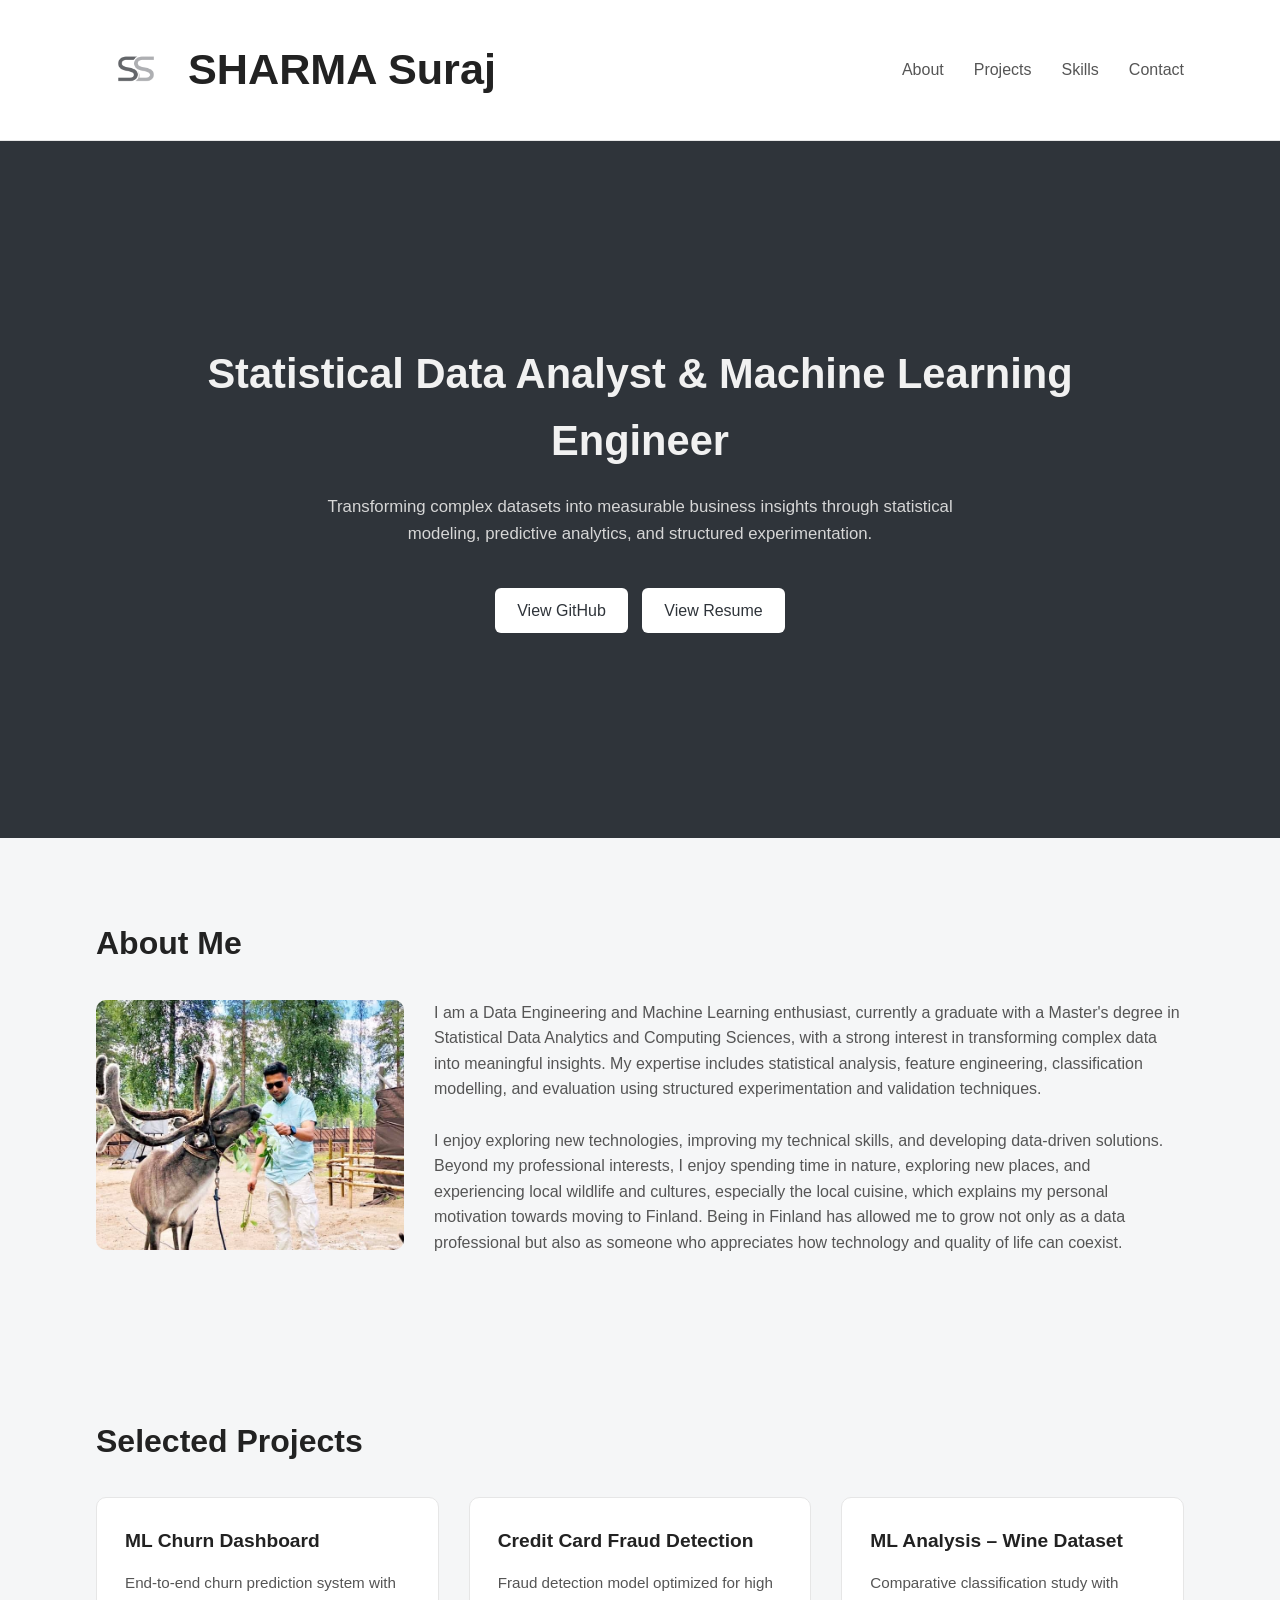
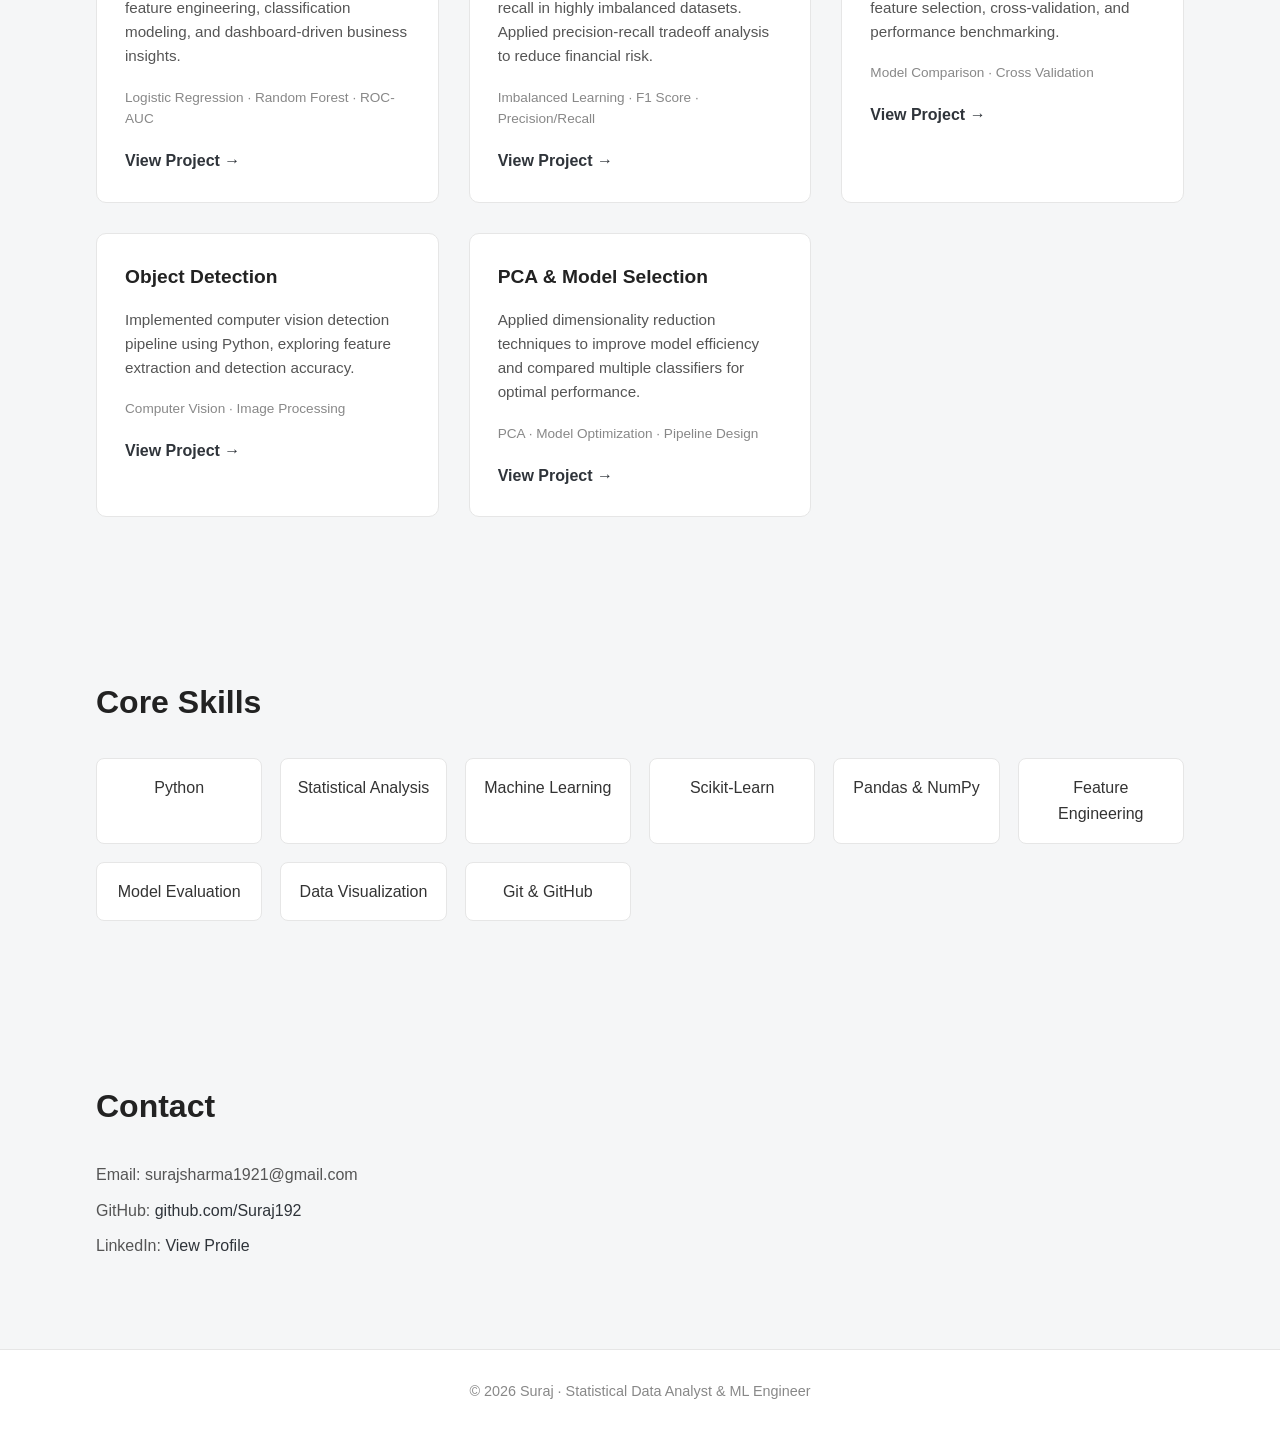
<file: index.html>
<!DOCTYPE html>
<html lang="en">
<head>
    <!-- Google tag (gtag.js) -->
    <script async src="https://www.googletagmanager.com/gtag/js?id=G-G5Q72SXLR2"></script>
    <script>
        window.dataLayer = window.dataLayer || [];
        function gtag(){dataLayer.push(arguments);}
        gtag('js', new Date());

        gtag('config', 'G-G5Q72SXLR2');
    </script>
    <meta charset="UTF-8">
    <title>Suraj | Statistical Data Analyst & ML Engineer</title>
    <meta name="viewport" content="width=device-width, initial-scale=1.0">
    <link rel="stylesheet" href="style.css">
</head>
<body>

<!-- NAVIGATION -->
<nav>
    <div class="container nav-container">
        <div class="brand">
            <img src="logo.png" alt="SS Logo" class="brand-logo">
            <span class="brand-name">SHARMA Suraj</span>
        </div>

        <ul>
            <li><a href="#about">About</a></li>
            <li><a href="#projects">Projects</a></li>
            <li><a href="#skills">Skills</a></li>
            <li><a href="#contact">Contact</a></li>
        </ul>
    </div>
</nav>

<!-- HERO SECTION -->
<header class="hero-section">
    <div class="container hero">
        <h1>Statistical Data Analyst & Machine Learning Engineer</h1>
        <p>
            Transforming complex datasets into measurable business insights through 
            statistical modeling, predictive analytics, and structured experimentation.
        </p>
        <div class="hero-buttons">
            <a href="https://github.com/Suraj192" target="_blank" class="btn light">View GitHub</a>
            <a href="cv.html" target="_blank" class="btn light">View Resume</a>
        </div>
    </div>
</header>

<!-- ABOUT -->
<section id="about" class="container">
    <h2>About Me</h2>
    <div class="about-content">
        <img src="aboutme.jpg" class="mypic">
        <p>
            I am a Data Engineering and Machine Learning enthusiast, currently a graduate with a Master's degree in Statistical Data Analytics 
            and Computing Sciences, with a strong interest in transforming complex data into meaningful insights. 
            My expertise includes statistical analysis, feature engineering, classification modelling, and evaluation using 
            structured experimentation and validation techniques. <br> <br>

            I enjoy exploring new technologies, improving my technical skills, and developing data-driven solutions. 
            Beyond my professional interests, I enjoy spending time in nature, exploring new places, and experiencing 
            local wildlife and cultures, especially the local cuisine, which explains my personal motivation towards moving to Finland.
            Being in Finland has allowed me to grow not only as a data professional but also as someone who appreciates how technology and 
            quality of life can coexist. 

        </p>
    </div>
</section>

<!-- PROJECTS -->
<section id="projects" class="container">
    <h2>Selected Projects</h2>

    <div class="project-grid">

        <div class="project-card">
            <h3>ML Churn Dashboard</h3>
            <p>
                End-to-end churn prediction system with feature engineering,
                classification modeling, and dashboard-driven business insights.
            </p>
            <span>Logistic Regression · Random Forest · ROC-AUC</span>
            <a href="https://github.com/Suraj192/ml-churn-dashboard" target="_blank">View Project →</a>
        </div>

        <div class="project-card">
            <h3>Credit Card Fraud Detection</h3>
            <p>
                Fraud detection model optimized for high recall in highly imbalanced datasets.
                Applied precision-recall tradeoff analysis to reduce financial risk.
            </p>
            <span>Imbalanced Learning · F1 Score · Precision/Recall</span>
            <a href="https://github.com/Suraj192/credit-card-fraud-detection-dashboard" target="_blank">View Project →</a>
        </div>

        <div class="project-card">
            <h3>ML Analysis – Wine Dataset</h3>
            <p>
                Comparative classification study with feature selection,
                cross-validation, and performance benchmarking.
            </p>
            <span>Model Comparison · Cross Validation</span>
            <a href="https://github.com/Suraj192/ML-Analysis_Wine_dataset" target="_blank">View Project →</a>
        </div>

        <div class="project-card">
            <h3>Object Detection</h3>
            <p>
                Implemented computer vision detection pipeline using Python,
                exploring feature extraction and detection accuracy.
            </p>
            <span>Computer Vision · Image Processing</span>
            <a href="https://github.com/Suraj192/Object_detection" target="_blank">View Project →</a>
        </div>

        <div class="project-card">
            <h3>PCA & Model Selection</h3>
            <p>
                Applied dimensionality reduction techniques to improve model efficiency
                and compared multiple classifiers for optimal performance.
            </p>
            <span>PCA · Model Optimization · Pipeline Design</span>
            <a href="https://github.com/Suraj192/PCA_and_ModelSelection" target="_blank">View Project →</a>
        </div>

    </div>
</section>

<!-- SKILLS -->
<section id="skills" class="container">
    <h2>Core Skills</h2>
    <div class="skills-grid">
        <div>Python</div>
        <div>Statistical Analysis</div>
        <div>Machine Learning</div>
        <div>Scikit-Learn</div>
        <div>Pandas & NumPy</div>
        <div>Feature Engineering</div>
        <div>Model Evaluation</div>
        <div>Data Visualization</div>
        <div>Git & GitHub</div>
    </div>
</section>

<!-- CONTACT -->
<section id="contact" class="container">
    <h2>Contact</h2>
    <p>Email: surajsharma1921@gmail.com</p>
    <p>GitHub: <a href="https://github.com/Suraj192" target="_blank">github.com/Suraj192</a></p>
    <p>LinkedIn: <a href="https://www.linkedin.com/in/suraj-sharma-a54060127/", target="_blank"> View Profile</a></p>
</section>

<!-- FOOTER -->
<footer>
    <p>© 2026 Suraj · Statistical Data Analyst & ML Engineer</p>
</footer>

</body>
</html>
</file>
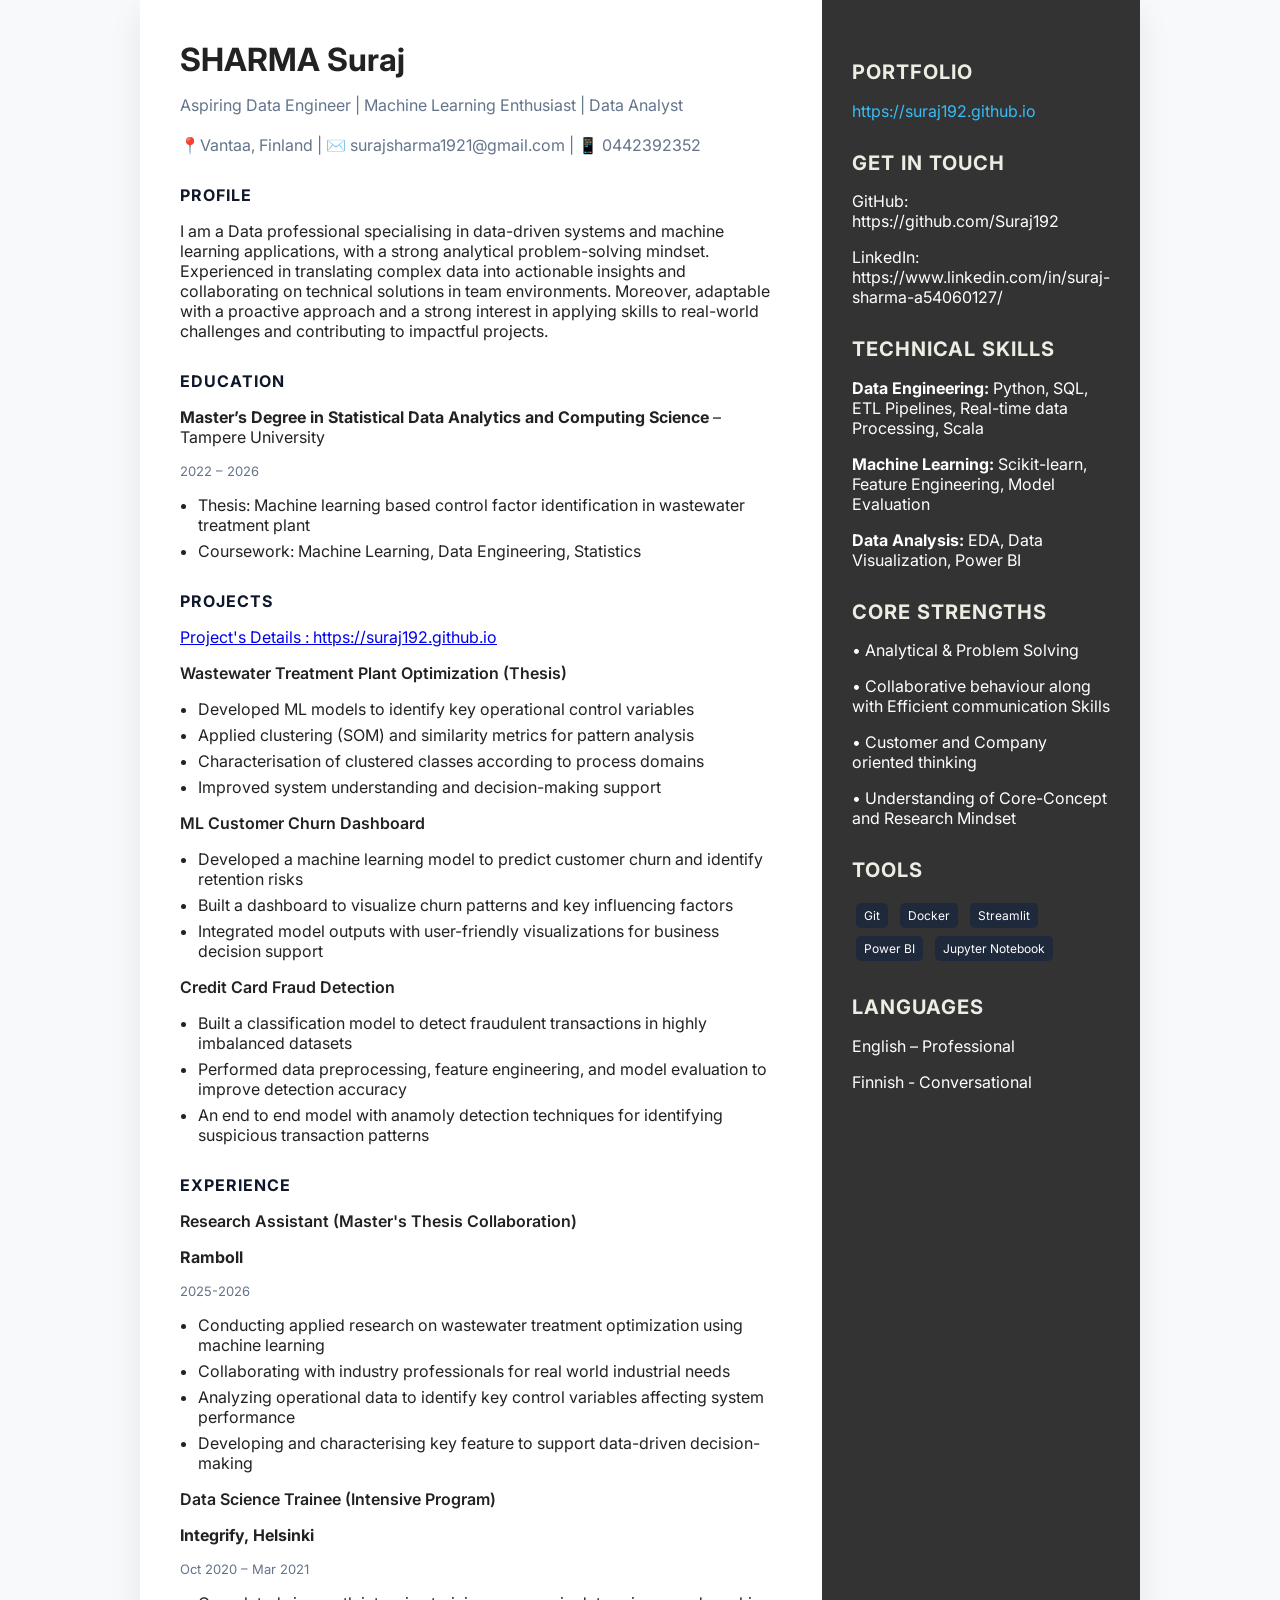
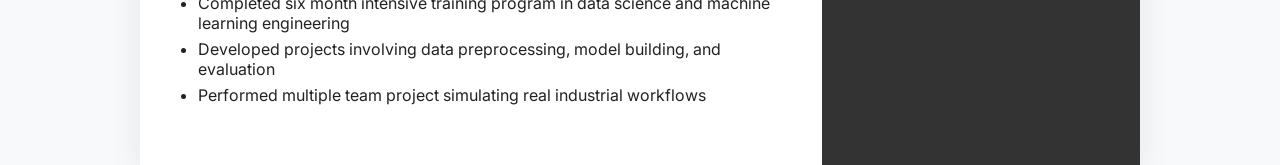
<file: cv.html>
<!DOCTYPE html>
<html lang="en">
<head>
  <meta charset="UTF-8">
  <title>Suraj - CV</title>

  <!-- Modern font -->
  <link href="https://fonts.googleapis.com/css2?family=Inter:wght@300;400;600;700&display=swap" rel="stylesheet">

  <style>
    body {
      font-family: 'Inter', sans-serif;
      margin: 0;
      background: #f8f9fa;
      color: #222;
    }

    .container {
      max-width: 1000px;
      margin: auto;
      background: white;
      display: grid;
      grid-template-columns: 2.5fr 1fr;
      box-shadow: 0 10px 30px rgba(0,0,0,0.08);
    }

    .left {
      padding: 40px;
    }

    .right {
      background: #333; /* matches dev portfolio dark tone */
      color: white;
      padding: 30px;
    }

    h1 {
      margin: 0;
      font-size: 32px;
      font-weight: 700;
    }

    h2 {
      font-size: 16px;
      margin-top: 30px;
      text-transform: uppercase;
      letter-spacing: 1px;
      color: #0f172a;
    }

    .right h2 {
      color: #eceee4;
      font-size: 20px;
    }

    .subtitle {
      color: #64748b;
      margin-bottom: 20px;
    }

    .section {
      margin-bottom: 20px;
    }

    ul {
      padding-left: 18px;
    }

    li {
      margin-bottom: 6px;
    }

    .job-title {
      font-weight: 600;
    }

    .date {
      font-size: 13px;
      color: #64748b;
    }

    .tag {
      display: inline-block;
      background: #e2e8f0;
      padding: 5px 8px;
      margin: 4px;
      border-radius: 5px;
      font-size: 12px;
    }

    .right .tag {
      background: #1e293b;
    }

    .right a {
      color: #38bdf8;
      text-decoration: none;
    }

    .right a:hover {
      text-decoration: underline;
    }

    @media print {
      body {
        background: white;
        color: #222;
      }

      .right {
      background: #333; /* matches dev portfolio dark tone */
      color: white;
      }

    }
  </style>
</head>

<body>

<div class="container">

  <!-- LEFT SIDE -->
  <div class="left">

    <h1>SHARMA Suraj</h1>
    <p class="subtitle">Aspiring Data Engineer | Machine Learning Enthusiast | Data Analyst</p>
    <p class="subtitle">📍Vantaa, Finland | ✉️ surajsharma1921@gmail.com | 📱 0442392352</p>

    <div class="section">
      <h2>Profile</h2>
      <p>
        I am a Data professional specialising in data-driven systems and machine learning applications, with a strong analytical
        problem-solving mindset. Experienced in translating complex data into actionable insights and collaborating on 
        technical solutions in team environments. Moreover, adaptable with a proactive approach and a strong 
        interest in applying skills to real-world challenges and contributing to impactful projects.
      </p>
    </div>

    <div class="section">
      <h2>Education</h2>
      <p><strong>Master’s Degree in Statistical Data Analytics and Computing Science</strong> – Tampere University</p>
      <p class="date">2022 – 2026</p>
      <ul>
        <li>Thesis: Machine learning based control factor identification in wastewater treatment plant</li>
        <li>Coursework: Machine Learning, Data Engineering, Statistics</li>
      </ul>
    </div>

    <div class="section">
      <h2>Projects</h2>
      <p><a href="https://suraj192.github.io">Project's Details : https://suraj192.github.io </a></p>
      <p class="job-title">Wastewater Treatment Plant Optimization (Thesis)</p>
      <ul>
        <li>Developed ML models to identify key operational control variables</li>
        <li>Applied clustering (SOM) and similarity metrics for pattern analysis</li>
        <li>Characterisation of clustered classes according to process domains</li>
        <li>Improved system understanding and decision-making support</li>
      </ul>

      <p class="job-title">ML Customer Churn Dashboard</p>
      <ul>
        <li>Developed a machine learning model to predict customer churn and identify retention risks</li>
        <li>Built a dashboard to visualize churn patterns and key influencing factors</li>
        <li>Integrated model outputs with user-friendly visualizations for business decision support</li>
      </ul>

      <p class="job-title">Credit Card Fraud Detection</p>
      <ul>
        <li>Built a classification model to detect fraudulent transactions in highly imbalanced datasets</li>
        <li>Performed data preprocessing, feature engineering, and model evaluation to improve detection accuracy</li>
        <li>An end to end model with anamoly detection techniques for identifying suspicious transaction patterns</li>
      </ul>

    </div>

    <div class="section">
      <h2>Experience</h2>
      <p class="job-title">Research Assistant (Master's Thesis Collaboration)</p>
      <p><strong>Ramboll</strong></p>
      <p class="date">2025-2026</p>
      <ul>
        <li>Conducting applied research on wastewater treatment optimization using machine learning</li>
        <li>Collaborating with industry professionals for real world industrial needs</li>
        <li>Analyzing operational data to identify key control variables affecting system performance</li>
        <li>Developing and characterising key feature to support data-driven decision-making</li>

      </ul>

      <p class="job-title">Data Science Trainee (Intensive Program)</p>
      <p><strong>Integrify, Helsinki</strong></p>
      <p class="date">Oct 2020 – Mar 2021</p>
      <ul>
        <li>Completed six month intensive training program in data science and machine learning engineering</li>
        <li>Developed projects involving data preprocessing, model building, and evaluation</li>
        <li>Performed multiple team project simulating real industrial workflows</li>
      </ul>
    </div>

  </div>

  <!-- RIGHT SIDE -->
  <div class="right">

    <div class="section">
      <h2>Portfolio</h2>
      <p><a href="https://suraj192.github.io">https://suraj192.github.io </a></p>
    </div>

    <div class="section">
      <h2>GET IN TOUCH</h2>
      <p>GitHub: https://github.com/Suraj192</p>
      <p>LinkedIn: https://www.linkedin.com/in/suraj-sharma-a54060127/</p>
    </div>

    <div class="section">
      <h2>Technical Skills</h2>

      <p><strong>Data Engineering:</strong> Python, SQL, ETL Pipelines, Real-time data Processing, Scala</p>

      <p><strong>Machine Learning:</strong> Scikit-learn, Feature Engineering, Model Evaluation</p>

      <p><strong>Data Analysis:</strong> EDA, Data Visualization, Power BI</p>
    </div>

    <div class="section">
      <h2>Core Strengths</h2>
      <p>• Analytical & Problem Solving</p>
      <p>• Collaborative behaviour along with Efficient communication Skills</p>
      <p>• Customer and Company oriented thinking</p>
      <p>• Understanding of Core-Concept and Research Mindset</p>
</div>
    <div class="section">
      <h2>Tools</h2>
      <div class="tag">Git</div>
      <div class="tag">Docker</div>
      <div class="tag">Streamlit</div>
      <div class="tag">Power BI</div>
      <div class="tag">Jupyter Notebook</div>
    </div>

    <div class="section">
      <h2>Languages</h2>
      <p>English – Professional</p>
      <p>Finnish - Conversational</p>
    </div>

  </div>

</div>

</body>
</html>
</file>
<file: style.css>
/* ===== GLOBAL RESET ===== */
* {
    margin: 0;
    padding: 0;
    box-sizing: border-box;
}

body {
    font-family: 'Segoe UI', Roboto, sans-serif;
    background-color: #f5f6f7;
    color: #333;
    line-height: 1.6;
}

/* ===== LAYOUT ===== */
.container {
    width: 85%;
    max-width: 1100px;
    margin: auto;
    padding: 80px 0;
}

/* ===== NAVIGATION ===== */
/* ===== BRAND (LOGO + NAME) ===== */
.brand {
    display: flex;
    align-items: center;
    gap: 12px;
}

.brand-logo {
    width: 80px;
    height: 100px;
    object-fit: contain;
}

.brand-name {
    font-size: 2.7rem;
    font-weight: 600;
    color: #222;
}

nav {
    background: #ffffff;
    border-bottom: 1px solid #e6e6e6;
    position: sticky;
    top: 0;
    z-index: 1000;
}

.nav-container {
    display: flex;
    justify-content: space-between;
    align-items: center;
    padding: 20px 0;
}

.logo {
    font-weight: 600;
    color: #222;
}

nav ul {
    list-style: none;
    display: flex;
    gap: 30px;
}

nav a {
    text-decoration: none;
    color: #555;
    font-weight: 500;
    transition: 0.3s ease;
}

nav a:hover {
    color: #000;
}

/* ===== HERO SECTION ===== */
.hero-section {
    background: #2f343a;  /* Soft ash */
    color: #f1f1f1;
    text-align: center;
    padding: 120px 20px;
}

.hero h1 {
    font-size: 2.6rem;
    font-weight: 600;
    margin-bottom: 20px;
}

.hero p {
    max-width: 650px;
    margin: auto;
    color: #d6d6d6;
    font-size: 1.05rem;
    margin-bottom: 35px;
}

/* ===== BUTTONS ===== */
.btn {
    padding: 10px 22px;
    border-radius: 6px;
    text-decoration: none;
    font-weight: 500;
    transition: 0.3s ease;
    display: inline-block;
    margin: 5px;
}

.btn.light {
    background: #ffffff;
    color: #2f343a;
}

.btn.light:hover {
    background: #e5e5e5;
}

.btn.outline-light {
    border: 1px solid #ffffff;
    color: #ffffff;
}

.btn.outline-light:hover {
    background: #ffffff;
    color: #2f343a;
}

/* ===== HEADINGS ===== */
h2 {
    font-size: 2rem;
    margin-bottom: 30px;
    color: #222;
}

/* ===== ABOUT ===== */
#about p {
    max-width: 750px;
    color: #555;
}
.about-content {
    display: flex;
    align-items: flex-start;
    justify-content: space-between;
    gap: 30px;
}

.about-text {
    flex: 1;
}

.mypic {
    width: 350px;
    height: 250px;
    object-fit: cover;
    border-radius: 10px;
}

/* ===== PROJECTS ===== */
.project-grid {
    display: grid;
    grid-template-columns: repeat(auto-fit, minmax(280px, 1fr));
    gap: 30px;
}

.project-card {
    background: #ffffff;
    padding: 28px;
    border-radius: 10px;
    border: 1px solid #e6e6e6;
    transition: all 0.3s ease;
}

.project-card:hover {
    box-shadow: 0 12px 28px rgba(0,0,0,0.06);
    transform: translateY(-6px);
}

.project-card h3 {
    margin-bottom: 15px;
    font-size: 1.2rem;
    color: #222;
}

.project-card p {
    color: #555;
    font-size: 0.95rem;
}

.project-card span {
    display: block;
    margin: 18px 0;
    font-size: 0.85rem;
    color: #888;
}

.project-card a {
    text-decoration: none;
    font-weight: 600;
    color: #2f343a;
}

.project-card a:hover {
    text-decoration: underline;
}

/* ===== SKILLS ===== */
.skills-grid {
    display: grid;
    grid-template-columns: repeat(auto-fit, minmax(160px, 1fr));
    gap: 18px;
}

.skills-grid div {
    background: #ffffff;
    padding: 16px;
    text-align: center;
    border-radius: 8px;
    border: 1px solid #e6e6e6;
    font-weight: 500;
    transition: 0.3s ease;
}

.skills-grid div:hover {
    box-shadow: 0 6px 16px rgba(0,0,0,0.05);
}

/* ===== CONTACT ===== */
#contact p {
    margin-bottom: 10px;
    color: #555;
}

#contact a {
    color: #2f343a;
    text-decoration: none;
}

#contact a:hover {
    text-decoration: underline;
}

/* ===== FOOTER ===== */
footer {
    background: #ffffff;
    border-top: 1px solid #e6e6e6;
    text-align: center;
    padding: 30px;
    color: #888;
    font-size: 0.9rem;
}

/* ===== RESPONSIVE ===== */
@media (max-width: 768px) {

    .about-content {
        flex-direction: column;
    }

    .mypic {
        width: 100%;
        max-width: 400px;
        height: auto;
    }
    .nav-container {
        flex-direction: column;
        gap: 15px;
    }

    nav ul {
        gap: 15px;
    }

    .hero h1 {
        font-size: 2rem;
    }

    .container {
        width: 90%;
    }
}
</file>
